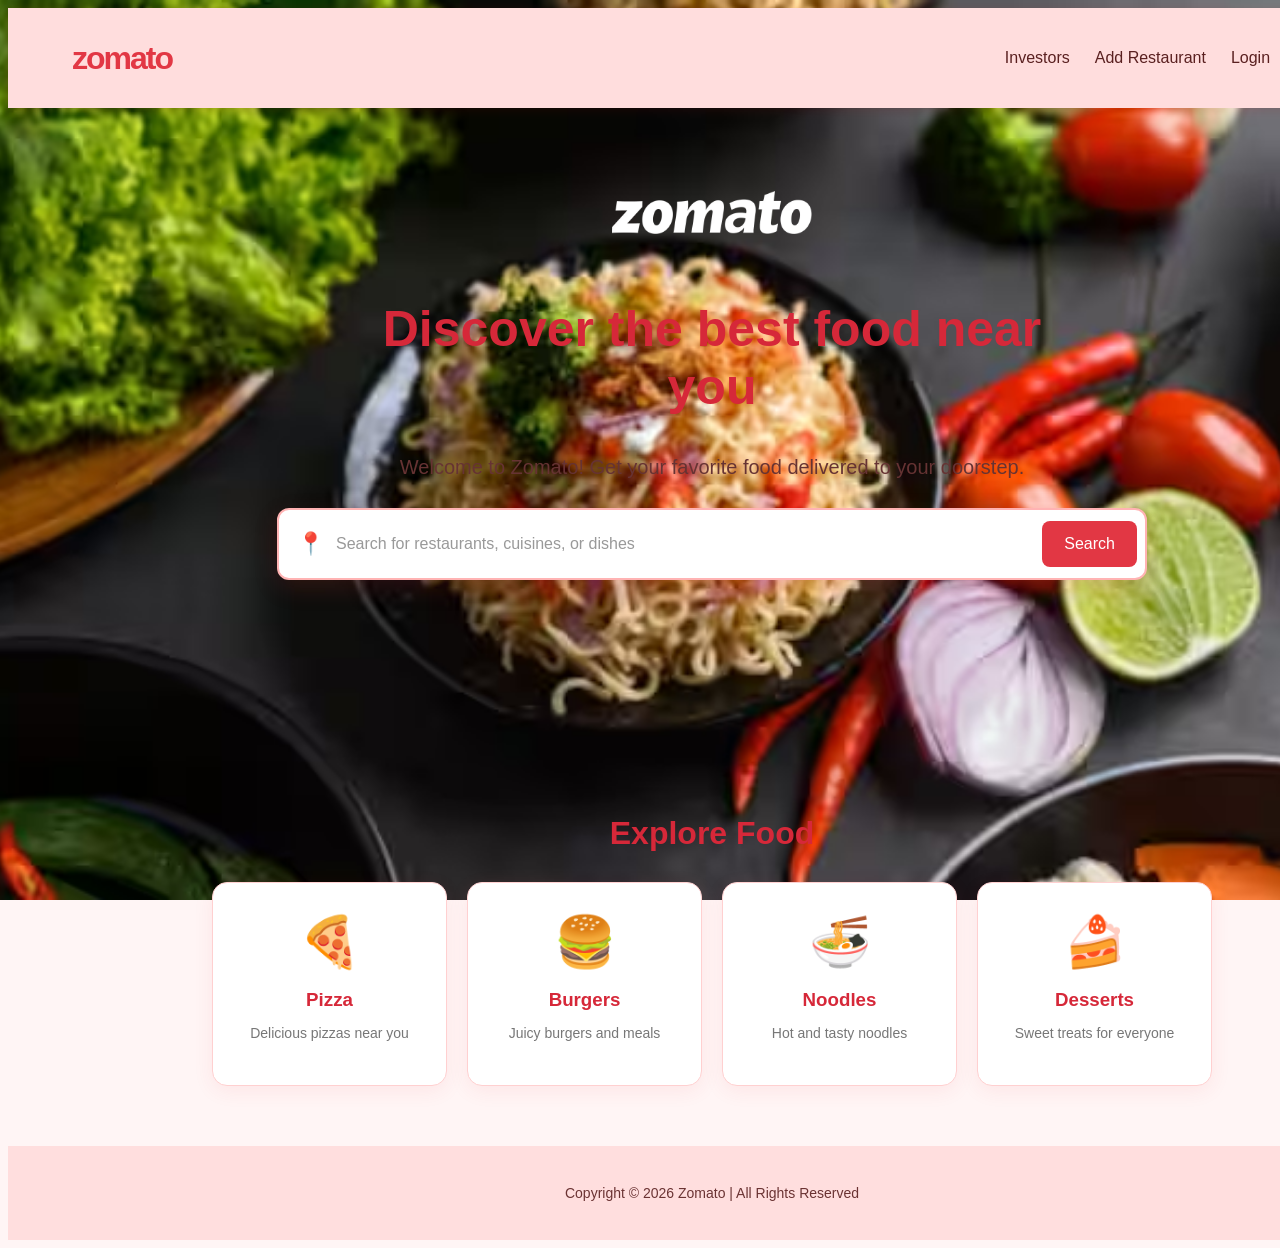
<file: index.html>
<!DOCTYPE html>
<html lang="en">
<head>
    <meta charset="UTF-8">
    <meta name="viewport" content="width=device-width, initial-scale=1.0">

    <title>Zomato - Food Delivery</title>

    <link rel="stylesheet" href="css/style.css">

</head>

<body>
    <!-- Header -->
    <header>
        <div class="logo-text">zomato</div>

        <nav>
            <ul>
                <li><a href="/investor/investor.html">Investors</a></li>
                <li><a href="/restaurants/add.html">Add Restaurant</a></li>
                <li><a href="/login/login.html">Login</a></li>
                <li><a href="/signup/signup.html">Sign Up</a></li>
            </ul>
        </nav>
    </header>

    <!-- Main -->
    <main>

        <section class="hero">

            <img
                src="img/logo.png"
                alt="Zomato Logo"
                class="hero-logo"
            >

            <h1>Discover the best food near you</h1>

            <p>
                Welcome to Zomato! Get your favorite food
                delivered to your doorstep.
            </p>

            <div class="search-box">
                <span class="location">📍</span>

                <input
                    type="text"
                    id="searchInput"
                    placeholder="Search for restaurants, cuisines, or dishes"
                >

                <button id="searchBtn">Search</button>
            </div>

            <p id="searchMessage"></p>

        </section>

        <!-- Food Cards -->
        <section class="foods">

            <h2>Explore Food</h2>

            <div class="food-container">

                <div class="food-card">
                    <div class="food-icon">🍕</div>
                    <h3>Pizza</h3>
                    <p>Delicious pizzas near you</p>
                </div>

                <div class="food-card">
                    <div class="food-icon">🍔</div>
                    <h3>Burgers</h3>
                    <p>Juicy burgers and meals</p>
                </div>

                <div class="food-card">
                    <div class="food-icon">🍜</div>
                    <h3>Noodles</h3>
                    <p>Hot and tasty noodles</p>
                </div>

                <div class="food-card">
                    <div class="food-icon">🍰</div>
                    <h3>Desserts</h3>
                    <p>Sweet treats for everyone</p>
                </div>

            </div>

        </section>

    </main>

    <!-- Footer -->
    <footer>
        <p>Copyright &copy; 2026 Zomato | All Rights Reserved</p>
    </footer>

    <script src="js/script.js"></script>

</body>
</html>
</file>
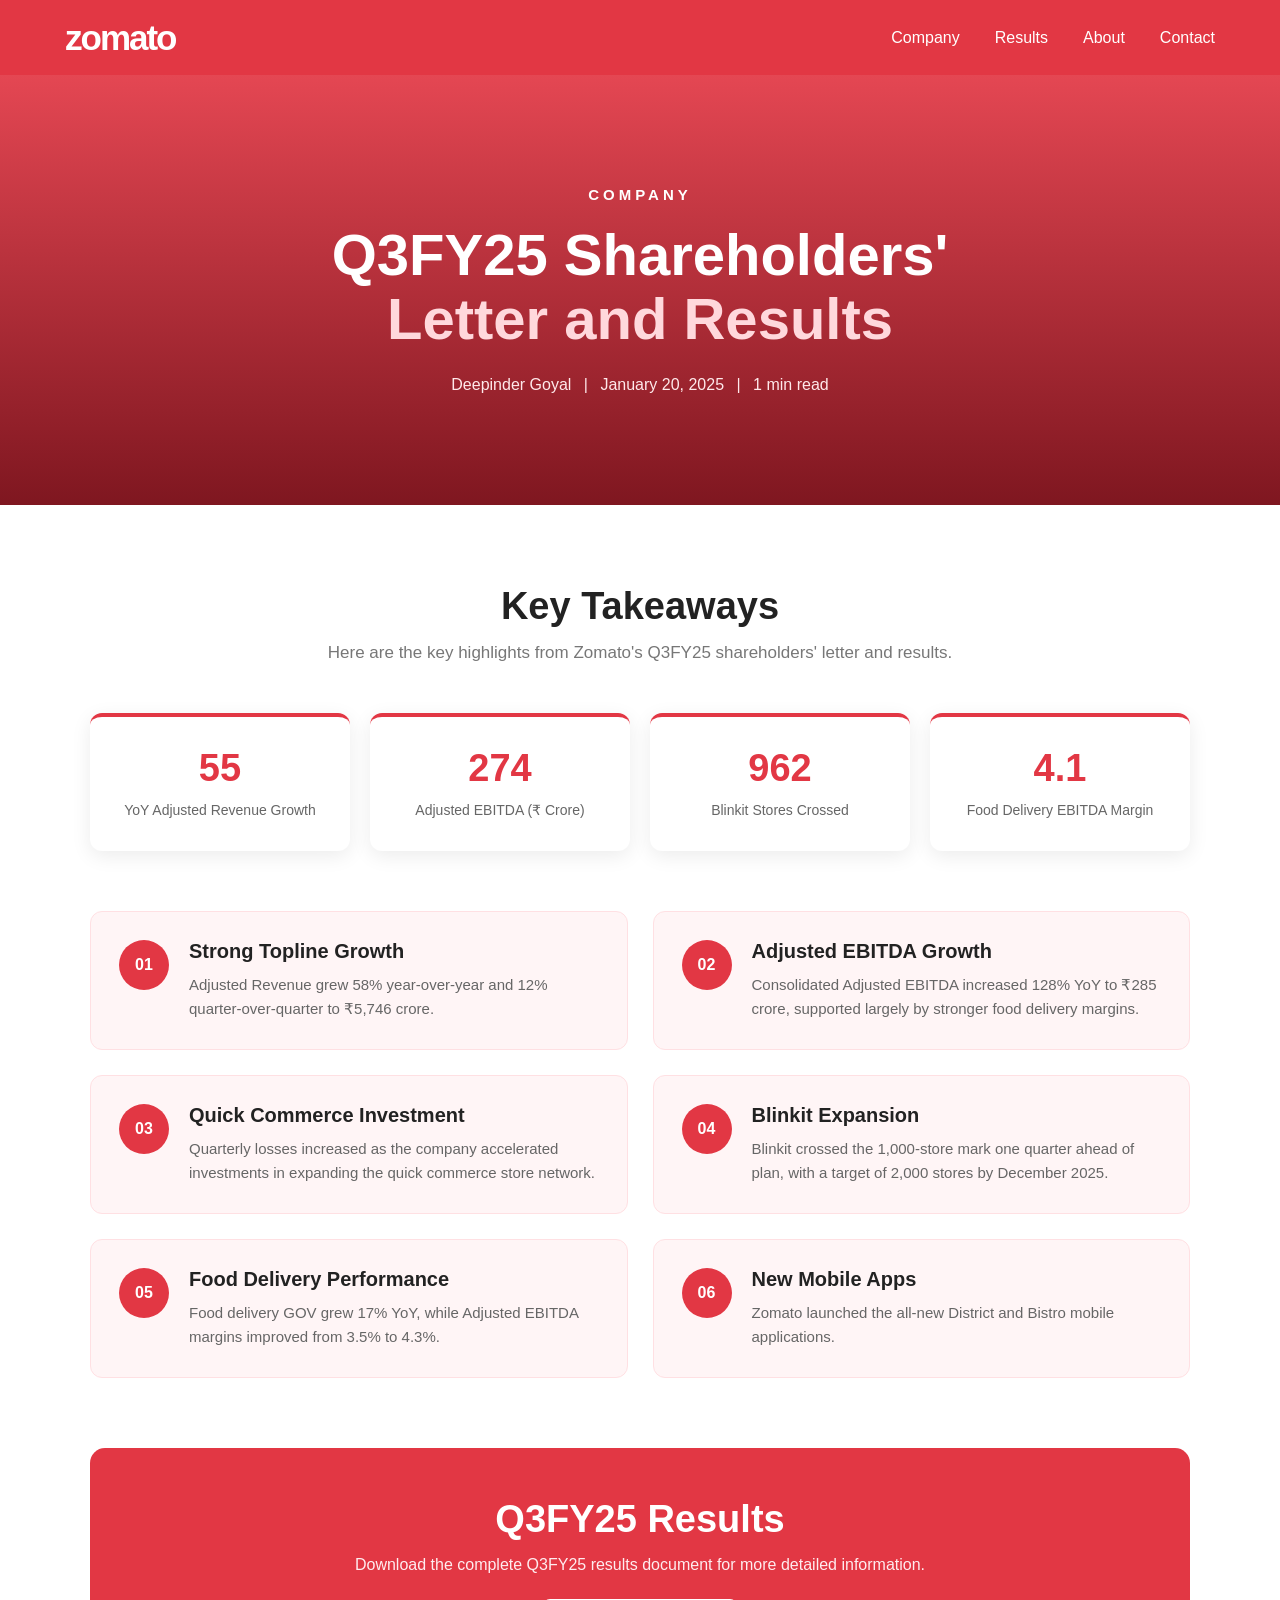
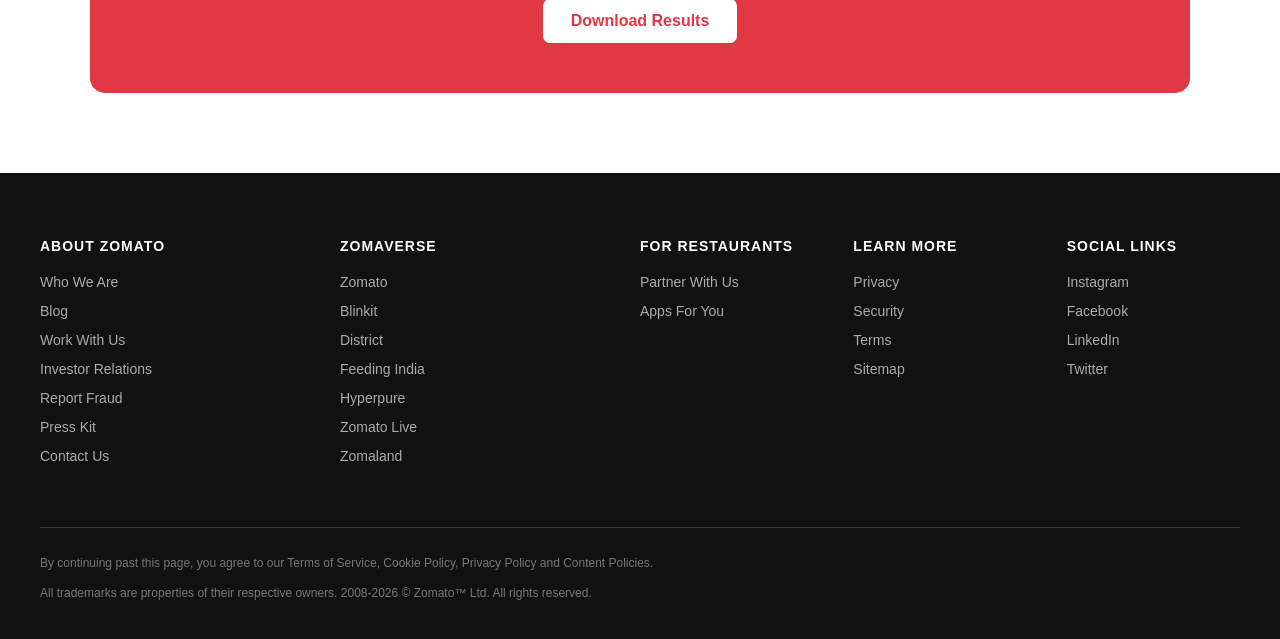
<file: investor/investor.html>
<!DOCTYPE html>
<html lang="en">

<head>
    <meta charset="UTF-8">
    <meta name="viewport" content="width=device-width, initial-scale=1.0">

    <title>Zomato - Q3FY25 Shareholders' Letter</title>

    <style>
/* =========================
   RESET
========================= */

* {
    margin: 0;
    padding: 0;
    box-sizing: border-box;
}

html {
    scroll-behavior: smooth;
}

body {
    font-family: Arial, Helvetica, sans-serif;
    background: #fff;
    color: #1c1c1c;
}


/* =========================
   HEADER
========================= */

header {
    background: #e23744;
    position: sticky;
    top: 0;
    z-index: 1000;
}

.navbar {
    max-width: 1200px;
    margin: auto;

    height: 75px;

    display: flex;
    align-items: center;
    justify-content: space-between;

    padding: 0 25px;
}

.logo a {
    color: white;
    text-decoration: none;

    font-size: 35px;
    font-weight: bold;

    letter-spacing: -2px;
}

.nav-links {
    display: flex;
    list-style: none;
    gap: 35px;
}

.nav-links a {
    color: white;
    text-decoration: none;

    font-size: 16px;
    font-weight: 500;

    transition: 0.3s;
}

.nav-links a:hover {
    color: #ffd6d9;
}

.menu-btn {
    display: none;

    background: none;
    border: none;

    color: white;
    font-size: 28px;

    cursor: pointer;
}


/* =========================
   HERO
========================= */

.hero {
    min-height: 430px;

    background:
        linear-gradient(
            rgba(226, 55, 68, 0.92),
            rgba(120, 10, 20, 0.95)
        );

    display: flex;
    align-items: center;
    justify-content: center;

    text-align: center;
    color: white;

    padding: 60px 20px;
}

.hero-content {
    max-width: 900px;
}

.category {
    font-size: 15px;
    letter-spacing: 4px;
    font-weight: bold;

    margin-bottom: 20px;
}

.hero h1 {
    font-size: 58px;
    line-height: 1.1;

    margin-bottom: 25px;
}

.hero h1 span {
    display: block;
    color: #ffd8dc;
}

.author {
    font-size: 16px;
    color: #ffe9eb;
}

.author span {
    margin: 0 8px;
}


/* =========================
   CONTENT
========================= */

.content-section {
    padding: 80px 20px;
}

.container {
    max-width: 1100px;
    margin: auto;
}

.content-section h2 {
    text-align: center;

    font-size: 38px;
    color: #222;

    margin-bottom: 15px;
}

.intro {
    text-align: center;

    color: #777;
    font-size: 17px;

    margin-bottom: 50px;
}


/* =========================
   STATISTICS
========================= */

.stats {
    display: grid;

    grid-template-columns: repeat(4, 1fr);

    gap: 20px;

    margin-bottom: 60px;
}

.stat-card {
    background: #fff;

    padding: 30px 20px;

    text-align: center;

    border-radius: 12px;

    box-shadow: 0 5px 20px rgba(0, 0, 0, 0.08);

    border-top: 4px solid #e23744;

    transition: 0.3s;
}

.stat-card:hover {
    transform: translateY(-8px);

    box-shadow: 0 12px 30px rgba(0, 0, 0, 0.12);
}

.stat-card h3 {
    color: #e23744;

    font-size: 38px;

    margin-bottom: 10px;
}

.stat-card p {
    color: #666;

    font-size: 14px;
    line-height: 1.5;
}


/* =========================
   TAKEAWAYS
========================= */

.takeaways {
    display: grid;

    grid-template-columns: repeat(2, 1fr);

    gap: 25px;
}

.takeaway-card {
    display: flex;

    gap: 20px;

    padding: 28px;

    background: #fff5f6;

    border-radius: 12px;

    border: 1px solid #ffe0e3;

    transition: 0.3s;
}

.takeaway-card:hover {
    transform: translateY(-5px);

    box-shadow: 0 10px 25px rgba(226, 55, 68, 0.12);
}

.number {
    min-width: 50px;
    height: 50px;

    display: flex;
    align-items: center;
    justify-content: center;

    background: #e23744;

    color: white;

    border-radius: 50%;

    font-weight: bold;
}

.takeaway-card h3 {
    color: #222;

    margin-bottom: 10px;

    font-size: 20px;
}

.takeaway-card p {
    color: #666;

    line-height: 1.6;

    font-size: 15px;
}


/* =========================
   DOWNLOAD BOX
========================= */

.download-box {
    margin-top: 70px;

    padding: 50px;

    text-align: center;

    background: #e23744;

    color: white;

    border-radius: 15px;
}

.download-box h2 {
    color: white;
    margin-bottom: 15px;
}

.download-box p {
    margin-bottom: 25px;

    color: #ffecef;
}

.download-btn {
    display: inline-block;

    padding: 13px 28px;

    background: white;
    color: #e23744;

    text-decoration: none;

    border-radius: 7px;

    font-weight: bold;

    transition: 0.3s;
}

.download-btn:hover {
    background: #222;
    color: white;

    transform: translateY(-3px);
}


/* =========================
   FOOTER
========================= */

footer {
    background: #111;

    color: white;

    padding: 65px 20px 25px;
}

.footer-container {
    max-width: 1200px;
    margin: auto;

    display: grid;

    grid-template-columns:
        1.5fr
        1.5fr
        1fr
        1fr
        1fr;

    gap: 40px;
}

.footer-column h3 {
    font-size: 14px;

    letter-spacing: 1px;

    margin-bottom: 20px;

    color: #fff;
}

.footer-column a {
    display: block;

    color: #aaa;

    text-decoration: none;

    font-size: 14px;

    margin-bottom: 13px;

    transition: 0.3s;
}

.footer-column a:hover {
    color: #e23744;
}

.social-links a {
    color: #aaa;
}


/* =========================
   FOOTER BOTTOM
========================= */

.footer-bottom {
    max-width: 1200px;

    margin: 50px auto 0;

    padding-top: 25px;

    border-top: 1px solid #333;

    color: #777;

    font-size: 12px;

    line-height: 1.7;
}

.footer-bottom p {
    margin-bottom: 10px;
}


/* =========================
   SCROLL TOP BUTTON
========================= */

.top-btn {
    position: fixed;

    right: 25px;
    bottom: 25px;

    width: 45px;
    height: 45px;

    border: none;

    border-radius: 50%;

    background: #e23744;

    color: white;

    font-size: 22px;

    cursor: pointer;

    display: none;

    box-shadow: 0 5px 15px rgba(0, 0, 0, 0.2);
}

.top-btn:hover {
    background: #c91f2c;
}


/* =========================
   RESPONSIVE DESIGN
========================= */

@media (max-width: 900px) {

    .stats {
        grid-template-columns: repeat(2, 1fr);
    }

    .footer-container {
        grid-template-columns: repeat(2, 1fr);
    }

    .hero h1 {
        font-size: 45px;
    }
}


@media (max-width: 650px) {

    .navbar {
        height: 65px;
    }

    .menu-btn {
        display: block;
    }

    .nav-links {
        position: absolute;

        top: 65px;
        left: 0;

        width: 100%;

        background: #e23744;

        display: none;

        flex-direction: column;

        gap: 0;

        padding: 10px 0;
    }

    .nav-links.active {
        display: flex;
    }

    .nav-links li {
        text-align: center;

        padding: 15px;
    }

    .hero {
        min-height: 350px;
    }

    .hero h1 {
        font-size: 35px;
    }

    .author {
        font-size: 13px;
    }

    .stats {
        grid-template-columns: 1fr;
    }

    .takeaways {
        grid-template-columns: 1fr;
    }

    .download-box {
        padding: 35px 20px;
    }

    .footer-container {
        grid-template-columns: 1fr;
    }

    .content-section h2 {
        font-size: 30px;
    }
}

</style>

</head>

<body>

    <!-- ================= HEADER ================= -->

    <header>
        <nav class="navbar">

            <div class="logo">
                <a href="#">zomato</a>
            </div>

            <button class="menu-btn" id="menuBtn">
                ☰
            </button>

            <ul class="nav-links" id="navLinks">
                <li><a href="#company">Company</a></li>
                <li><a href="#results">Results</a></li>
                <li><a href="#about">About</a></li>
                <li><a href="#contact">Contact</a></li>
            </ul>

        </nav>
    </header>


    <!-- ================= HERO SECTION ================= -->

    <section class="hero" id="company">

        <div class="hero-content">

            <p class="category">COMPANY</p>

            <h1>
                Q3FY25 Shareholders'
                <span>Letter and Results</span>
            </h1>

            <p class="author">
                Deepinder Goyal
                <span>|</span>
                January 20, 2025
                <span>|</span>
                1 min read
            </p>

        </div>

    </section>


    <!-- ================= MAIN CONTENT ================= -->

    <main>

        <section class="content-section" id="results">

            <div class="container">

                <h2>Key Takeaways</h2>

                <p class="intro">
                    Here are the key highlights from Zomato's Q3FY25
                    shareholders' letter and results.
                </p>


                <!-- STATISTICS -->

                <div class="stats">

                    <div class="stat-card">
                        <h3 class="counter" data-target="58">0</h3>
                        <p>YoY Adjusted Revenue Growth</p>
                    </div>

                    <div class="stat-card">
                        <h3 class="counter" data-target="285">0</h3>
                        <p>Adjusted EBITDA (₹ Crore)</p>
                    </div>

                    <div class="stat-card">
                        <h3 class="counter" data-target="1000">0</h3>
                        <p>Blinkit Stores Crossed</p>
                    </div>

                    <div class="stat-card">
                        <h3 class="counter" data-target="4.3">0</h3>
                        <p>Food Delivery EBITDA Margin</p>
                    </div>

                </div>


                <!-- KEY TAKEAWAYS -->

                <div class="takeaways">

                    <article class="takeaway-card">
                        <div class="number">01</div>

                        <div>
                            <h3>Strong Topline Growth</h3>

                            <p>
                                Adjusted Revenue grew 58% year-over-year
                                and 12% quarter-over-quarter to
                                ₹5,746 crore.
                            </p>
                        </div>
                    </article>


                    <article class="takeaway-card">
                        <div class="number">02</div>

                        <div>
                            <h3>Adjusted EBITDA Growth</h3>

                            <p>
                                Consolidated Adjusted EBITDA increased
                                128% YoY to ₹285 crore, supported largely
                                by stronger food delivery margins.
                            </p>
                        </div>
                    </article>


                    <article class="takeaway-card">
                        <div class="number">03</div>

                        <div>
                            <h3>Quick Commerce Investment</h3>

                            <p>
                                Quarterly losses increased as the company
                                accelerated investments in expanding the
                                quick commerce store network.
                            </p>
                        </div>
                    </article>


                    <article class="takeaway-card">
                        <div class="number">04</div>

                        <div>
                            <h3>Blinkit Expansion</h3>

                            <p>
                                Blinkit crossed the 1,000-store mark one
                                quarter ahead of plan, with a target of
                                2,000 stores by December 2025.
                            </p>
                        </div>
                    </article>


                    <article class="takeaway-card">
                        <div class="number">05</div>

                        <div>
                            <h3>Food Delivery Performance</h3>

                            <p>
                                Food delivery GOV grew 17% YoY, while
                                Adjusted EBITDA margins improved from
                                3.5% to 4.3%.
                            </p>
                        </div>
                    </article>


                    <article class="takeaway-card">
                        <div class="number">06</div>

                        <div>
                            <h3>New Mobile Apps</h3>

                            <p>
                                Zomato launched the all-new District and
                                Bistro mobile applications.
                            </p>
                        </div>
                    </article>

                </div>


                <!-- DOWNLOAD -->

                <div class="download-box">

                    <h2>Q3FY25 Results</h2>

                    <p>
                        Download the complete Q3FY25 results document
                        for more detailed information.
                    </p>

                    <a
                        href="https://drive.google.com/file/d/1VSdVYcWRESglCdUb6KFpFWekzaA2jWSN/view"
                        target="_blank"
                        class="download-btn">
                        Download Results
                    </a>

                </div>

            </div>

        </section>

    </main>


    <!-- ================= FOOTER ================= -->

    <footer id="about">

        <div class="footer-container">

            <div class="footer-column">

                <h3>ABOUT ZOMATO</h3>

                <a href="#">Who We Are</a>
                <a href="#">Blog</a>
                <a href="#">Work With Us</a>
                <a href="#">Investor Relations</a>
                <a href="#">Report Fraud</a>
                <a href="#">Press Kit</a>
                <a href="#">Contact Us</a>

            </div>


            <div class="footer-column">

                <h3>ZOMAVERSE</h3>

                <a href="#">Zomato</a>
                <a href="#">Blinkit</a>
                <a href="#">District</a>
                <a href="#">Feeding India</a>
                <a href="#">Hyperpure</a>
                <a href="#">Zomato Live</a>
                <a href="#">Zomaland</a>

            </div>


            <div class="footer-column">

                <h3>FOR RESTAURANTS</h3>

                <a href="#">Partner With Us</a>
                <a href="#">Apps For You</a>

            </div>


            <div class="footer-column">

                <h3>LEARN MORE</h3>

                <a href="#">Privacy</a>
                <a href="#">Security</a>
                <a href="#">Terms</a>
                <a href="#">Sitemap</a>

            </div>


            <div class="footer-column" id="contact">

                <h3>SOCIAL LINKS</h3>

                <div class="social-links">

                    <a href="#">Instagram</a>
                    <a href="#">Facebook</a>
                    <a href="#">LinkedIn</a>
                    <a href="#">Twitter</a>

                </div>

            </div>

        </div>


        <div class="footer-bottom">

            <p>
                By continuing past this page, you agree to our
                Terms of Service, Cookie Policy, Privacy Policy
                and Content Policies.
            </p>

            <p>
                All trademarks are properties of their respective owners.
                2008-<span id="year"></span> © Zomato™ Ltd.
                All rights reserved.
            </p>

        </div>

    </footer>


    <!-- SCROLL TO TOP -->

    <button id="topBtn" class="top-btn">
        ↑
    </button>


    <script src="/investor/script.js"></script>

</body>

</html>
</file>
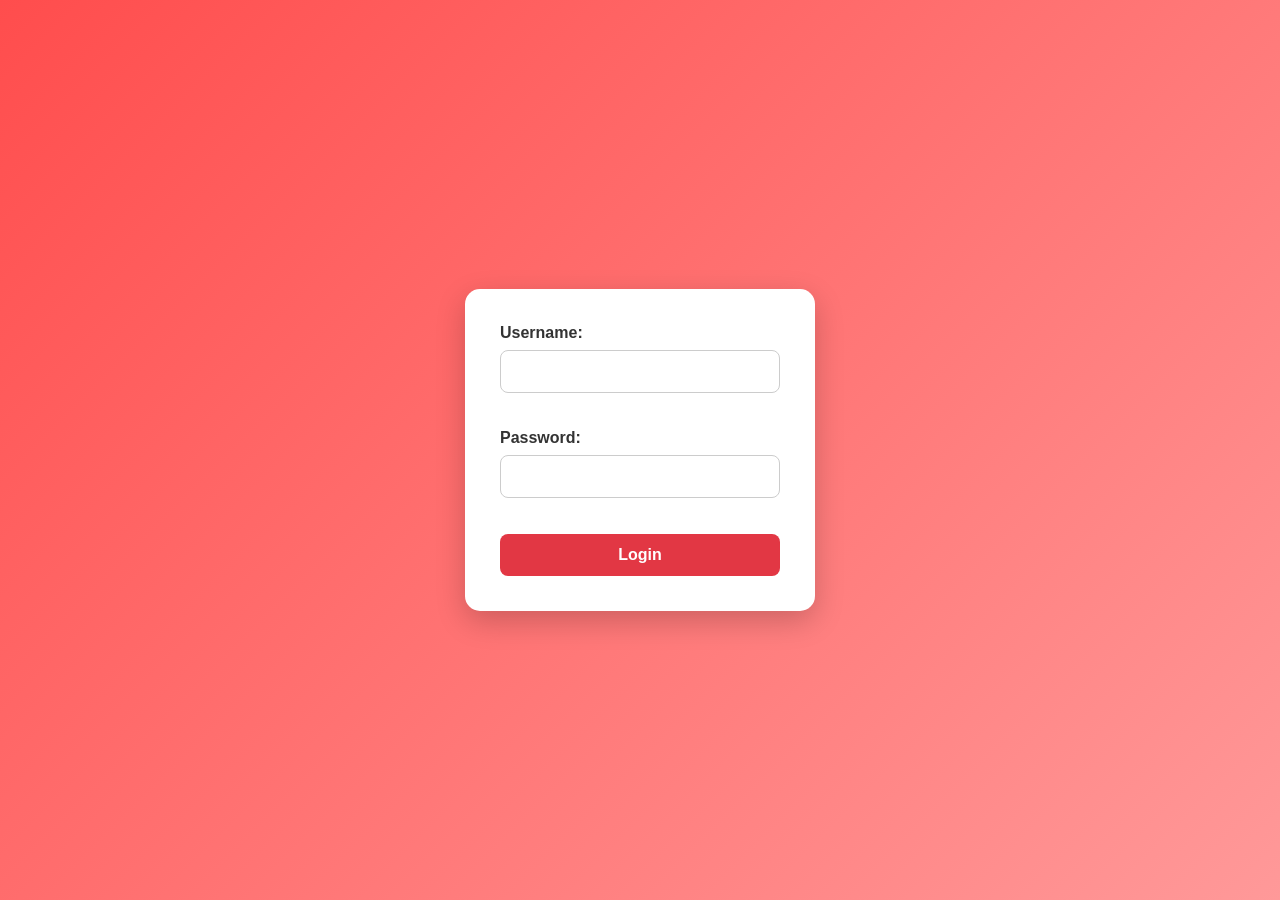
<file: login/login.html>
<!DOCTYPE html>
<html lang="en">
<head>
    <meta charset="UTF-8">
    <meta name="viewport" content="width=device-width, initial-scale=1.0">
    <title>login</title>
    <style>
* {
    margin: 0;
    padding: 0;
    box-sizing: border-box;
}

body {
    font-family: Arial, sans-serif;
    background: linear-gradient(135deg, #ff4d4d, #ff9999);
    min-height: 100vh;

    display: flex;
    justify-content: center;
    align-items: center;
}

form {
    background-color: white;
    width: 350px;
    padding: 35px;
    border-radius: 15px;
    box-shadow: 0 10px 30px rgba(0, 0, 0, 0.2);
}

label {
    display: block;
    margin-bottom: 8px;
    font-size: 16px;
    font-weight: bold;
    color: #333;
}

input[type="text"],
input[type="password"] {
    width: 100%;
    padding: 12px;
    margin-bottom: 18px;
    border: 1px solid #ccc;
    border-radius: 8px;
    font-size: 15px;
    outline: none;
}

input[type="text"]:focus,
input[type="password"]:focus {
    border-color: #ff4d4d;
    box-shadow: 0 0 5px rgba(255, 77, 77, 0.4);
}

input[type="submit"] {
    width: 100%;
    padding: 12px;
    background-color: #e23744;
    color: white;
    border: none;
    border-radius: 8px;
    font-size: 16px;
    font-weight: bold;
    cursor: pointer;
    transition: 0.3s;
}

input[type="submit"]:hover {
    background-color: #c91f2c;
    transform: translateY(-2px);
}


    </style>
</head>
<body>
    <form>
        <label for="username">Username:</label>
        <input type="text" id="username" name="username" required><br><br>
        <label for="password">Password:</label>
        <input type="password" id="password" name="password" required><br><br>
        <input type="submit" value="Login">
    </form>
    
</body>
</html>
</file>
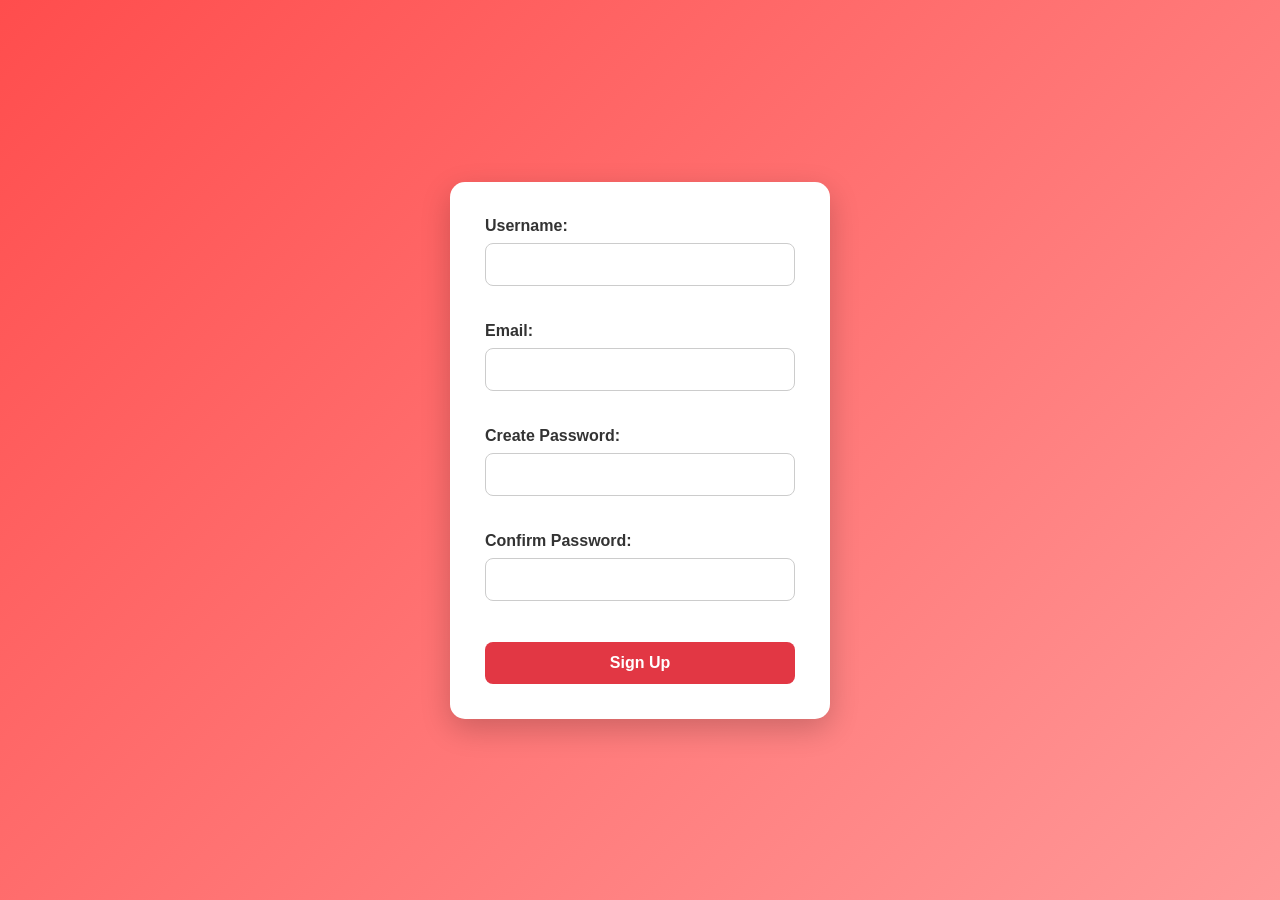
<file: signup/signup.html>
<!DOCTYPE html>
<html lang="en">

<head>
    <meta charset="UTF-8">
    <meta name="viewport" content="width=device-width, initial-scale=1.0">
    <title>signup</title>
    <style>
* {
    margin: 0;
    padding: 0;
    box-sizing: border-box;
}

body {
    font-family: Arial, sans-serif;
    background: linear-gradient(135deg, #ff4d4d, #ff9999);
    min-height: 100vh;

    display: flex;
    justify-content: center;
    align-items: center;
}

form {
    background-color: white;
    width: 380px;
    padding: 35px;
    border-radius: 15px;
    box-shadow: 0 10px 30px rgba(0, 0, 0, 0.2);
}

label {
    display: block;
    margin-bottom: 8px;
    color: #333;
    font-size: 16px;
    font-weight: bold;
}

input[type="text"],
input[type="email"],
input[type="password"] {
    width: 100%;
    padding: 12px;
    margin-bottom: 18px;
    border: 1px solid #ccc;
    border-radius: 8px;
    font-size: 15px;
    outline: none;
    transition: 0.3s;
}

input[type="text"]:focus,
input[type="email"]:focus,
input[type="password"]:focus {
    border-color: #e23744;
    box-shadow: 0 0 6px rgba(226, 55, 68, 0.3);
}

input[type="submit"] {
    width: 100%;
    padding: 12px;
    margin-top: 5px;

    background-color: #e23744;
    color: white;

    border: none;
    border-radius: 8px;

    font-size: 16px;
    font-weight: bold;

    cursor: pointer;
    transition: 0.3s;
}

input[type="submit"]:hover {
    background-color: #c91f2c;
    transform: translateY(-2px);
}

input::placeholder {
    color: #999;
}

    </style>
</head>

<body>
    <form>
        <label for="username">Username:</label>
        <input type="text" id="username" name="username" required><br><br>
        <label for="email">Email:</label>
        <input type="email" id="email" name="email" required><br><br>
        <label for="create password">Create Password:</label>
        <input type="password" id="createpassword" name="password" required><br><br>
        <label for="confirmPassword">Confirm Password:</label>
        <input type="password" id="confirmPassword" name="confirmPassword" required><br><br>
        <input type="submit" value="Sign Up">
    </form>
</body>

</html>
</file>
<file: css/style.css>
css
/* =========================
   BASIC RESET
========================= */

* {
    margin: 0;
    padding: 0;
    box-sizing: border-box;
}

html,
body {
    width: 100%;
    max-width: 100%;
}

body {
    font-family: Arial, Helvetica, sans-serif;
    background: #fff5f5;
    color: #4a2020;
}


/* =========================
   HEADER
========================= */

header {
    width: 100%;
    min-height: 70px;
    padding: 15px 5%;
    background: #ffdddd;

    display: flex;
    justify-content: space-between;
    align-items: center;

    box-shadow: 0 2px 10px rgba(200, 0, 0, 0.1);

    animation: slideDown 0.8s ease;
}

.logo-text {
    color: #e23744;
    font-size: 32px;
    font-weight: bold;
    letter-spacing: -2px;
}

nav {
    max-width: 100%;
}

nav ul {
    list-style: none;

    display: flex;
    align-items: center;
    justify-content: flex-end;

    gap: 25px;
    flex-wrap: wrap;
}

nav ul li a {
    color: #5a2020;
    text-decoration: none;
    font-size: 16px;
    font-weight: 500;

    transition: 0.3s;
}

nav ul li a:hover {
    color: #e23744;
}


/* =========================
   HERO
========================= */

.hero {
    width: 100%;
    min-height: 500px;

    padding: 60px 5%;

    display: flex;
    flex-direction: column;
    align-items: center;
    justify-content: center;

    text-align: center;

    

    animation: fadeIn 1s ease;
}

.hero-logo {
    width: min(200px, 70vw);
    height: auto;

    filter: brightness(0) invert(1);

    margin-bottom: 25px;

    animation: floating 3s ease-in-out infinite;
}

.hero h1 {
    width: 100%;
    max-width: 700px;

    color: #d62839;

    font-size: clamp(28px, 5vw, 50px);

    margin-bottom: 15px;

    animation: slideUp 1s ease;
}

.hero p {
    width: 100%;
    max-width: 650px;

    font-size: clamp(16px, 2vw, 20px);

    line-height: 1.6;

    color: #663333;

    margin-bottom: 25px;
}


/* =========================
   SEARCH BOX
========================= */

.search-box {
    width: min(850px, 100%);

    display: flex;
    align-items: center;

    background: white;

    border: 2px solid #ffb3b3;

    border-radius: 12px;

    padding: 8px;

    box-shadow: 0 8px 25px rgba(226, 55, 68, 0.15);

    transition: 0.3s;
}

.search-box:focus-within {
    border-color: #e23744;

    box-shadow:
        0 8px 30px rgba(226, 55, 68, 0.25);

    transform: scale(1.01);
}

.location {
    font-size: 22px;
    padding: 0 10px;
}

.search-box input {
    flex: 1;

    min-width: 0;

    height: 50px;

    border: none;
    outline: none;

    font-size: 16px;

    color: #4a2020;
}

.search-box input::placeholder {
    color: #999;
}

.search-box button {
    border: none;

    background: #e23744;
    color: white;

    padding: 14px 22px;

    border-radius: 8px;

    font-size: 16px;

    cursor: pointer;

    transition: 0.3s;
}

.search-box button:hover {
    background: #c92132;

    transform: translateY(-2px);
}

#searchMessage {
    min-height: 25px;

    color: #d62839;

    font-weight: bold;

    margin-top: 15px;
}


/* =========================
   FOOD SECTION
========================= */

.foods {
    width: 100%;

    padding: 60px 5%;

    text-align: center;
}

.foods h2 {
    color: #d62839;

    font-size: 32px;

    margin-bottom: 30px;
}

.food-container {
    width: 100%;

    display: grid;

    grid-template-columns:
        repeat(auto-fit, minmax(180px, 1fr));

    gap: 20px;

    max-width: 1000px;

    margin: auto;
}

.food-card {
    background: white;

    padding: 30px 20px;

    border-radius: 15px;

    border: 1px solid #ffd0d0;

    box-shadow:
        0 5px 20px rgba(226, 55, 68, 0.08);

    cursor: pointer;

    transition: 0.3s;

    animation: cardAppear 0.8s ease;
}

.food-card:hover {
    transform: translateY(-10px);

    box-shadow:
        0 12px 30px rgba(226, 55, 68, 0.2);

    border-color: #ff9b9b;
}

.food-icon {
    font-size: 50px;

    margin-bottom: 15px;

    animation: floating 3s ease-in-out infinite;
}

.food-card h3 {
    color: #d62839;

    margin-bottom: 8px;
}

.food-card p {
    color: #777;

    font-size: 14px;
}


/* =========================
   FOOTER
========================= */

footer {
    width: 100%;

    padding: 25px 5%;

    text-align: center;

    background: #ffdede;

    color: #6b3333;

    font-size: 14px;
}


/* =========================
   ANIMATIONS
========================= */

@keyframes slideDown {

    from {
        transform: translateY(-100%);
        opacity: 0;
    }

    to {
        transform: translateY(0);
        opacity: 1;
    }
}


@keyframes fadeIn {

    from {
        opacity: 0;
    }

    to {
        opacity: 1;
    }
}


@keyframes slideUp {

    from {
        transform: translateY(30px);
        opacity: 0;
    }

    to {
        transform: translateY(0);
        opacity: 1;
    }
}


@keyframes floating {

    0% {
        transform: translateY(0);
    }

    50% {
        transform: translateY(-10px);
    }

    100% {
        transform: translateY(0);
    }
}


@keyframes cardAppear {

    from {
        transform: scale(0.9);
        opacity: 0;
    }

    to {
        transform: scale(1);
        opacity: 1;
    }
}


/* =========================
   MOBILE RESPONSIVE
========================= */

@media (max-width: 700px) {

    header {
        flex-direction: column;

        gap: 15px;

        text-align: center;
    }

    nav ul {
        justify-content: center;

        gap: 12px 18px;
    }

    nav ul li a {
        font-size: 14px;
    }

    .hero {
        padding: 45px 15px;
    }

    .search-box {
        flex-direction: column;

        padding: 10px;
    }

    .location {
        display: none;
    }

    .search-box input {
        width: 100%;

        text-align: center;
    }

    .search-box button {
        width: 100%;
    }

    .food-container {
        grid-template-columns:
            repeat(2, minmax(0, 1fr));
    }
}


/* Very small screens */

@media (max-width: 400px) {

    .food-container {
        grid-template-columns: 1fr;
    }

    nav ul {
        gap: 10px;
    }

    nav ul li a {
        font-size: 13px;
    }
}
body {
    background-image:
        
        url("/img/zomato.png");

    background-size: cover;
    background-position: center;
    background-repeat: no-repeat;
    background-attachment: fixed;

    min-height: 100vh;
}
</file>
